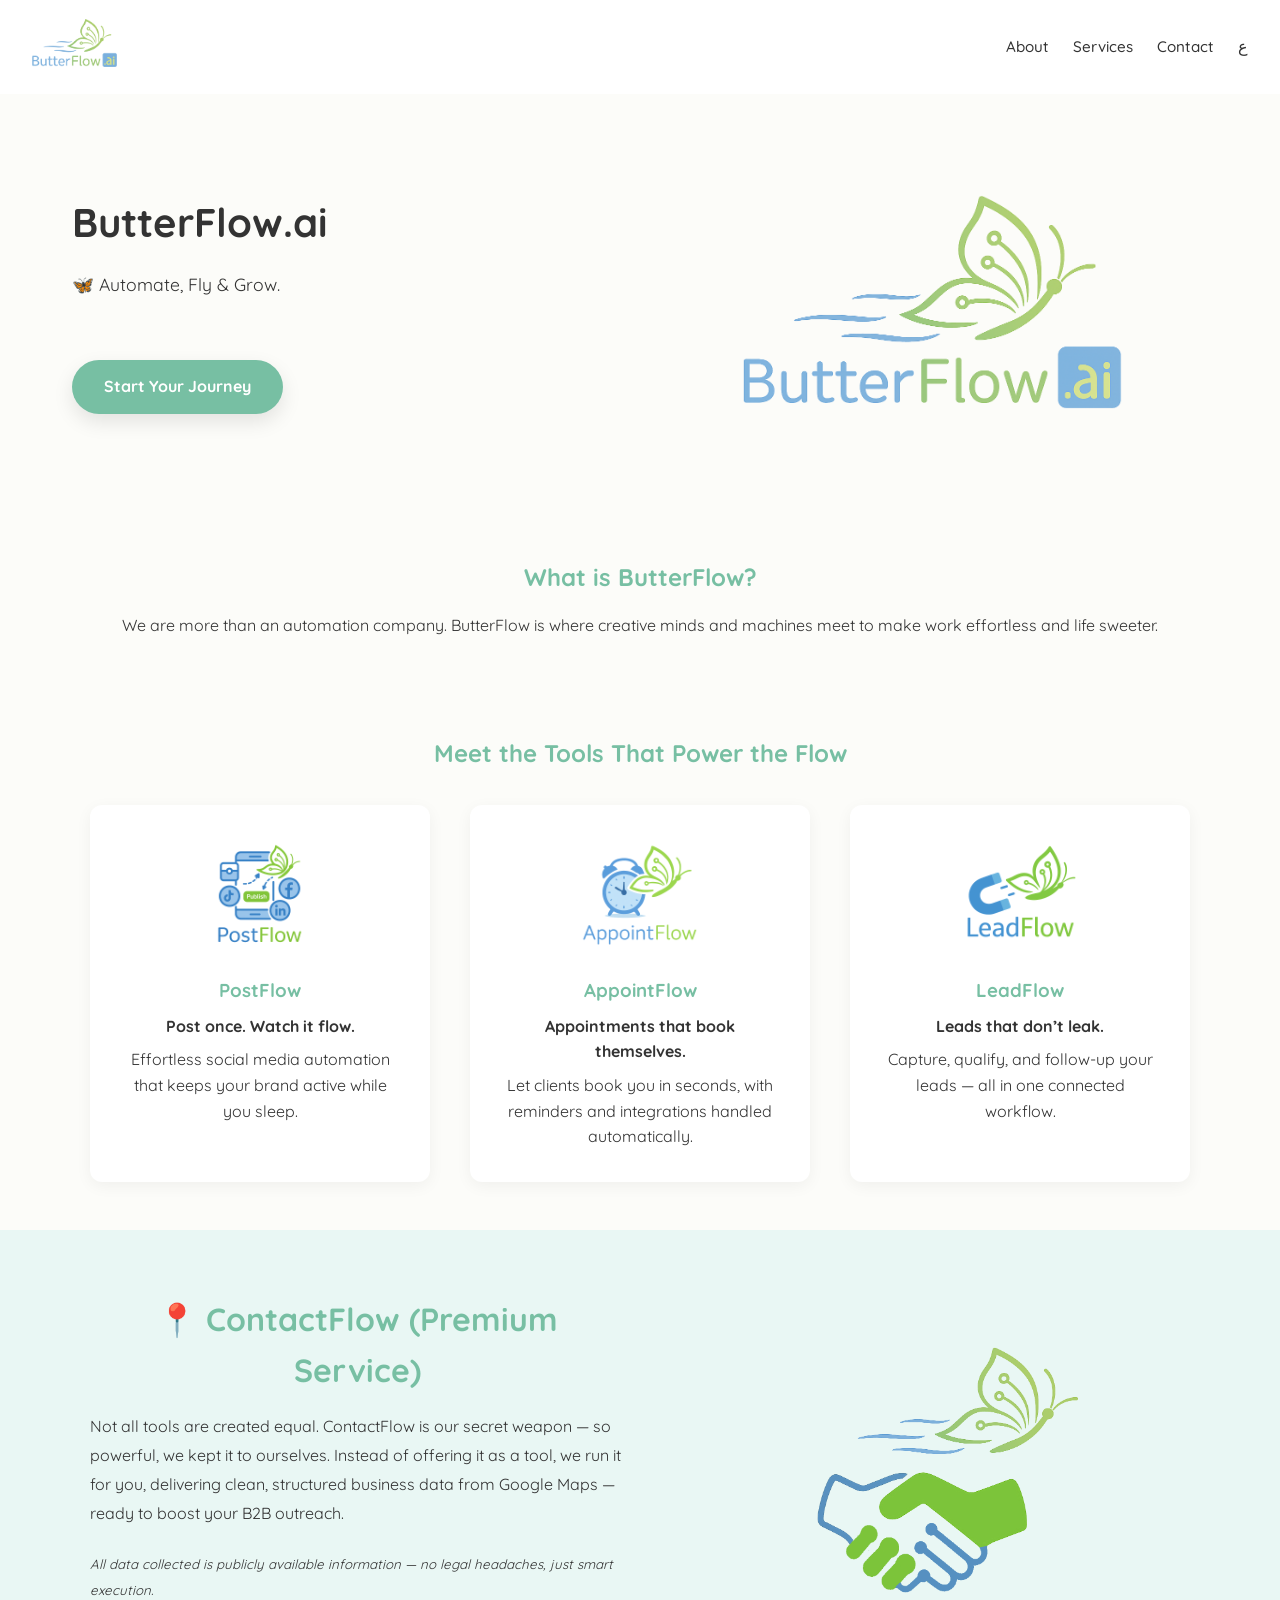
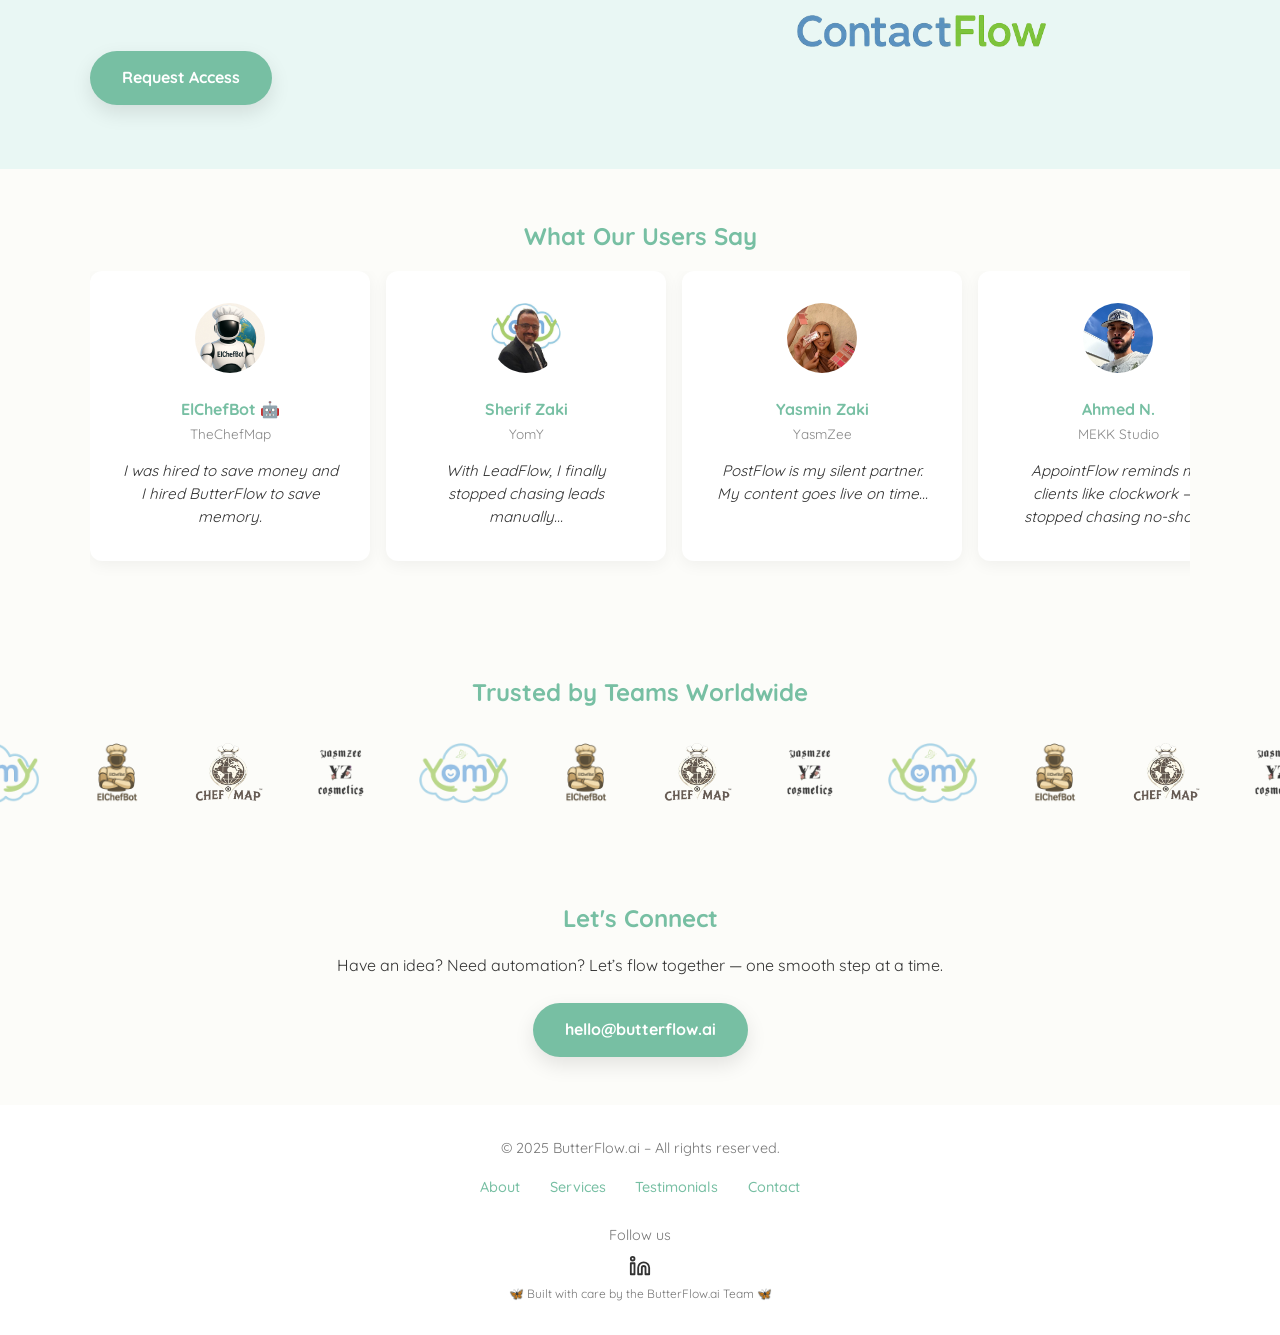
<file: index.html>
<!DOCTYPE html>
<html lang="en" dir="ltr">
<head>
    <meta charset="UTF-8" />
    <meta name="viewport" content="width=device-width, initial-scale=1.0" />
    <title>ButterFlow.ai – Smart Automation Tools for Creators & Teams</title>
    <meta name="description" content="Automate, Fly & Grow with ButterFlow.ai. Discover intelligent tools like PostFlow, AppointFlow, LeadFlow, and ContactFlow to streamline your digital work.">
    <meta name="keywords" content="automation, social media, smart tools, lead capture, appointment scheduling, digital productivity, butterflow.ai">
    <meta name="author" content="ButterFlow.ai Team">

    <!-- Open Graph / Facebook -->
    <meta property="og:type" content="website">
    <meta property="og:url" content="https://butterflow.ai/">
    <meta property="og:title" content="ButterFlow.ai – Automate, Fly & Grow">
    <meta property="og:description" content="Smart automation tools for digital creators and small teams. Streamline your tasks with PostFlow, AppointFlow, and more.">
    <meta property="og:image" content="https://butterflow.ai/images/social-cover.jpg">

    <!-- Twitter -->
    <meta property="twitter:card" content="summary_large_image">
    <meta property="twitter:url" content="https://butterflow.ai/">
    <meta property="twitter:title" content="ButterFlow.ai – Automate, Fly & Grow">
    <meta property="twitter:description" content="Smart automation tools for digital creators and small teams. Streamline your tasks with PostFlow, AppointFlow, and more.">
    <meta property="twitter:image" content="https://butterflow.ai/images/social-cover.jpg">

    <link rel="icon" href="images/favicon.png" type="image/png" />
    <link rel="preconnect" href="https://fonts.googleapis.com">
    <link rel="preconnect" href="https://fonts.gstatic.com" crossorigin>
    <link href="https://fonts.googleapis.com/css2?family=Quicksand:wght@400;600;700&display=swap" rel="stylesheet">
    <link rel="stylesheet" href="/css/shared.css" />
    <link rel="stylesheet" href="/css/home.css" />
</head>
<body>

<!-- Header -->
<div id="site-header"></div>

<section id="hero" class="hero-split">
    <div class="hero-left">
        <h1>ButterFlow.ai</h1>
        <p class="hero-subline"><span id="dynamic-subline">Less busywork. More real work.</span></p>
        <a href="#contact" class="btn" data-key="cta_btn">Start Your Journey</a>
    </div>
    <div class="hero-right" id="hero-right">
        <div id="hero-background" class="hero-background">
            <img src="images/logo.png" alt="ButterFlow Logo" class="hero-pause-logo" />
        </div>
    </div>
</section>

<!-- About Section -->
<section class="section" id="about">
    <div class="container">
        <h2 data-key="about_title">What is ButterFlow?</h2>
        <p data-key="about_text"></p>
    </div>
</section>

<!-- Tools Section -->
<section class="section" id="services">
    <div class="container">
        <h2 class="section-title" data-key="services_title">Meet the Tools That Power the Flow</h2>
        <div class="tools-grid" id="tools-grid"></div>
    </div>
</section>

<!-- ContactFlow Highlight -->
<section class="full-highlight contactflow-highlight" id="contactflow-highlight">
    <div class="highlight-inner">
        <div class="highlight-text">
            <h2 id="cf-title"></h2>
            <p id="cf-text"></p>
            <small><em id="cf-note"></em></small>
            <div style="margin-top: 1.5rem;">
                <a href="/tool.html?name=contactflow" class="btn" id="cf-cta"></a>
            </div>

        </div>
        <div class="highlight-image">
            <img src="/images/tools/contactflow-logo.png" alt="ContactFlow Logo">
        </div>
    </div>
</section>

<!-- Testimonials -->
<section class="section testimonials" id="testimonials">
    <div class="container">
        <h2 data-key="testimonials_title">What Our Users Say</h2>
        <div class="testi-carousel no-scrollbar" style="overflow-x: auto; display: flex; gap: 1rem;">
            <div class="testi-card">
                <img src="images/people/elchefbot.jpg" alt="ElChefBot AI" class="avatar top" />
                <div class="testi-info">
                    <span>ElChefBot 🤖</span>
                    <small>TheChefMap</small>
                </div>
                <p data-key="testi_elchefbot">“I was hired to save money and I hired ButterFlow to save memory.”</p>
            </div>
            <div class="testi-card">
                <img src="images/people/sherif.jpg" alt="Sherif Zaki" class="avatar top" />
                <div class="testi-info">
                    <span>Sherif Zaki</span>
                    <small>YomY</small>
                </div>
                <p data-key="testi_sherif">“With LeadFlow, I finally stopped chasing leads manually...”</p>
            </div>
            <div class="testi-card">
                <img src="images/people/yasmin.jpg" alt="Yasmin Zaki" class="avatar top" />
                <div class="testi-info">
                    <span>Yasmin Zaki</span>
                    <small>YasmZee</small>
                </div>
                <p data-key="testi_yasmin">“PostFlow is my silent partner. My content goes live on time...”</p>
            </div>
            <div class="testi-card">
                <img src="images/people/ahmed.jpg" alt="Ahmed N." class="avatar top" />
                <div class="testi-info">
                    <span>Ahmed N.</span>
                    <small>MEKK Studio</small>
                </div>
                <p data-key="testi_ahmed">“AppointFlow reminds my clients like clockwork — I stopped chasing no-shows.”</p>
            </div>
        </div>
    </div>
</section>

<!-- Clients -->
<section class="section clients-marquee" id="clients">
    <div class="container">
        <h2 data-key="clients_title">Trusted by Teams Worldwide</h2>
        <div class="marquee">
            <div class="marquee-track">
                <img src="/images/clients/chefmap.png" alt="ChefMap"/>
                <img src="/images/clients/yasmzee.png" alt="YasmZee"/>
                <img src="/images/clients/yomy.png" alt="YomY"/>
                <img src="/images/clients/elchefbot.png" alt="ElChefBot"/>
                <img src="/images/clients/chefmap.png" alt="ChefMap"/>
                <img src="/images/clients/yasmzee.png" alt="YasmZee"/>
                <img src="/images/clients/yomy.png" alt="YomY"/>
                <img src="/images/clients/elchefbot.png" alt="ElChefBot"/>
                <img src="/images/clients/chefmap.png" alt="ChefMap"/>
                <img src="/images/clients/yasmzee.png" alt="YasmZee"/>
                <img src="/images/clients/yomy.png" alt="YomY"/>
                <img src="/images/clients/elchefbot.png" alt="ElChefBot"/>
                <img src="/images/clients/chefmap.png" alt="ChefMap"/>
                <img src="/images/clients/yasmzee.png" alt="YasmZee"/>
                <img src="/images/clients/yomy.png" alt="YomY"/>
                <img src="/images/clients/elchefbot.png" alt="ElChefBot"/>
                <img src="/images/clients/chefmap.png" alt="ChefMap"/>
                <img src="/images/clients/yasmzee.png" alt="YasmZee"/>
                <img src="/images/clients/yomy.png" alt="YomY"/>
                <img src="/images/clients/elchefbot.png" alt="ElChefBot"/>
                <img src="/images/clients/chefmap.png" alt="ChefMap"/>
                <img src="/images/clients/yasmzee.png" alt="YasmZee"/>
                <img src="/images/clients/yomy.png" alt="YomY"/>
                <img src="/images/clients/elchefbot.png" alt="ElChefBot"/>
            </div>
        </div>
    </div>
</section>

<!-- Contact -->
<section class="section" id="contact">
    <div class="container">
        <h2 data-key="contact_title">Let's Connect</h2>
        <p data-key="contact_text"></p>
        <a href="mailto:hello@butterflow.ai" class="btn">hello@butterflow.ai</a>
    </div>
</section>

<!-- Footer -->
<div id="site-footer"></div>
<button id="backToTop" title="" aria-label="Back to top">
    <!-- Inline SVG from Lucide.dev -->
    <svg xmlns="http://www.w3.org/2000/svg" width="22" height="22" fill="none" stroke="currentColor"
         stroke-width="2" stroke-linecap="round" stroke-linejoin="round"
         class="lucide lucide-chevron-up" viewBox="0 0 24 24">
        <path d="m18 15-6-6-6 6" />
    </svg>
    <span class="tooltip" id="top-tooltip">Back to top</span>
</button>

<script src="/js/butterflow.js"></script>
</body>
</html>
</file>
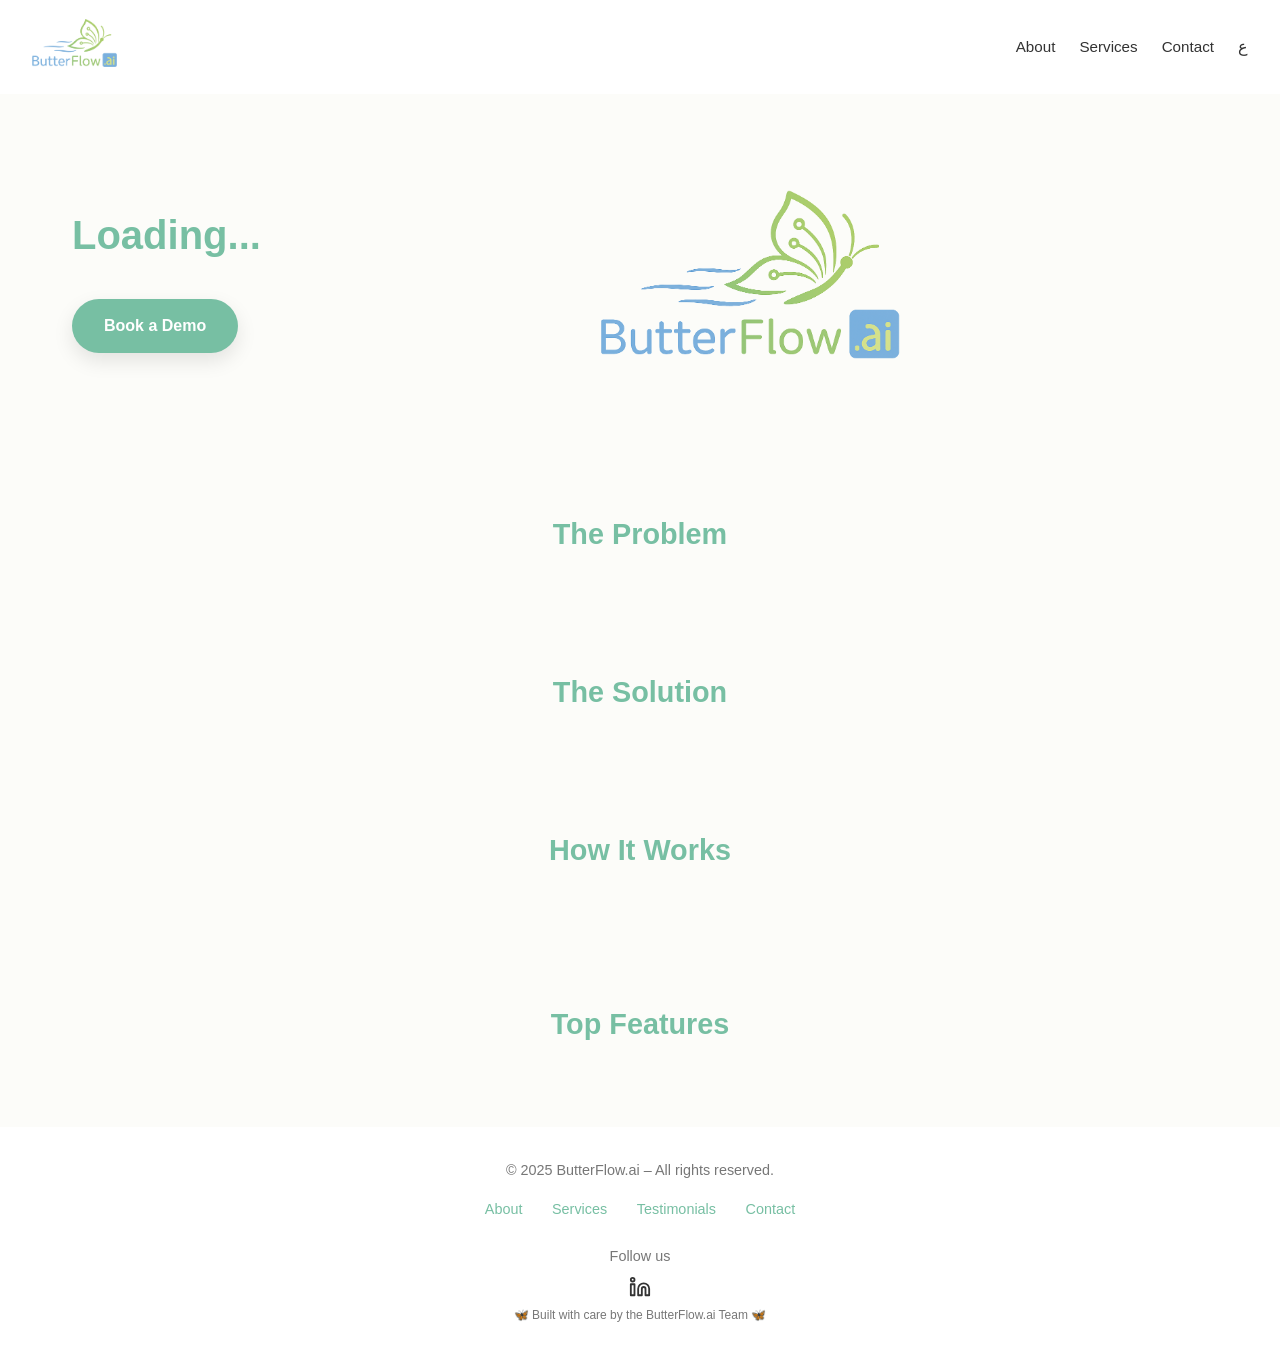
<file: tool.html>
<!DOCTYPE html>
<html lang="en" dir="ltr">
<head>
    <meta charset="UTF-8" />
    <meta name="viewport" content="width=device-width, initial-scale=1.0" />
    <title>ButterFlow.ai</title>
    <link rel="icon" href="images/favicon.png" type="image/png" />
    <link rel="stylesheet" href="/css/shared.css" />
    <link rel="stylesheet" href="/css/tool.css" />
</head>
<body>
<!-- Header -->
<div id="site-header"></div>

<!-- Hero Section -->
<section class="hero-section">
    <div class="hero-content">
        <h1 id="tool-title">Loading...</h1>
        <p id="tool-tagline"></p>
        <a href="#" class="btn" id="tool-cta">Book a Demo</a>
    </div>
    <div class="hero-icon">
        <img id="tool-icon" src="/images/logo.png" alt="Tool Logo">
    </div>
</section>

<!-- The Problem -->
<section class="section">
    <h2 id="tool-problem-title">The Problem</h2>
    <p id="tool-problem"></p>
</section>

<!-- The Solution -->
<section class="section">
    <h2 id="tool-solution-title">The Solution</h2>
    <p id="tool-solution"></p>
</section>

<!-- How It Works -->
<section class="section">
    <h2>How It Works</h2>
    <ul id="tool-steps" class="how-it-works-list"></ul>
</section>


<!-- Top Features -->
<section class="section">
    <h2>Top Features</h2>
    <div class="feature-grid" id="tool-features"></div>
</section>

<div id="site-footer"></div>
<!-- Back to Top Button -->
<button id="backToTop" title="" aria-label="Back to top">
    <!-- Inline SVG from Lucide.dev -->
    <svg xmlns="http://www.w3.org/2000/svg" width="22" height="22" fill="none" stroke="currentColor"
         stroke-width="2" stroke-linecap="round" stroke-linejoin="round"
         class="lucide lucide-chevron-up" viewBox="0 0 24 24">
        <path d="m18 15-6-6-6 6" />
    </svg>
    <span class="tooltip" id="top-tooltip">Back to top</span>
</button>
<script src="/js/butterflow.js"></script>
<script src="/js/tool.js"></script>
</body>
</html>
</file>
<file: css/shared.css>
/* === SHARED STYLES (MINIMAL & GLOBAL) === */

:root {
    --main-color: #77bfa3;
    --hover-color: #5f9ea0;
    --bg-color: #fcfcf9;
    --text-color: #333;
    --accent: #b4dfd2;
    --font: 'Quicksand', sans-serif;
}

html,
body {
    overflow-x: hidden;
}

* {
    margin: 0;
    padding: 0;
    box-sizing: border-box;
}

body {
    font-family: var(--font);
    background-color: var(--bg-color);
    color: var(--text-color);
    line-height: 1.6;
    overflow-x: hidden;
}

.container {
    width: 90%;
    max-width: 1100px;
    margin: auto;
}

.section {
    padding: 3rem 1rem;
    text-align: center;
}

.section h2 {
    font-size: 1.5rem;
    margin-bottom: 1rem;
    color: var(--main-color);
}

h2, .section h2 {
    text-align: center;
}


.btn {
    background-color: var(--main-color);
    color: #fff;
    padding: 0.9rem 2rem;
    border-radius: 50px;
    text-decoration: none;
    font-weight: bold;
    box-shadow: 0 8px 20px rgba(0, 0, 0, 0.1);
    transition: 0.3s;
    display: inline-block;
}

.btn:hover {
    background-color: var(--hover-color);
}

/* RTL Support */
html[dir="rtl"] body {
    direction: rtl;
    text-align: right;
}

html[dir="rtl"] .container,
html[dir="rtl"] .section,
html[dir="rtl"] .footer-links {
    text-align: right;
    direction: rtl;
}

html[dir="rtl"] nav ul {
    flex-direction: row!important;
}

html[dir="rtl"] .lang-switch button {
    direction: rtl;
}

/* === Header Fixes === */
header {
    display: flex;
    justify-content: space-between;
    align-items: center;
    padding: 1.2rem 2rem;
    background-color: #fff;
}

.logo {
    height: 48px;
    object-fit: contain;
}

nav ul {
    display: flex;
    gap: 1.5rem;
    padding: 0;
    margin: 0;
    list-style: none;
    align-items: center;
}


nav a {
    text-decoration: none;
    color: var(--text-color);
    font-weight: 500;
    font-size: 0.95rem;
}

nav a:hover {
    color: var(--main-color);
}

.lang-switch button {
    background: none;
    border: none;
    cursor: pointer;
    font-size: 1rem;
    color: var(--text-color);
}
/* === Footer Fixes === */
footer {
    background-color: #fff;
    padding: 2rem 1rem;
    font-size: 0.9rem;
    color: #777;
}

footer .container {
    margin: 0 auto;
    display: flex;
    flex-direction: column;
    align-items: center;
    justify-content: center;
    text-align: center;
    direction: inherit;
}

.footer-links {
    margin: 1rem 0;
}

.footer-links a {
    margin: 0 0.8rem;
    text-decoration: none;
    color: var(--main-color);
    font-weight: 500;
}

.footer-links a:hover {
    text-decoration: underline;
}

.social {
    margin-top: 0.5rem;
}

.social a {
    margin: 0 0.5rem;
    color: var(--text-color);
    font-size: 1.1rem;
}

.social a:hover {
    color: var(--main-color);
}

.contactflow-highlight .btn {
    margin-top: 1.5rem;
}

#contact .btn {
    margin-top: 1.5rem;
}

html[dir="rtl"] .highlight-text {
    text-align: right;
    padding-right: 2rem;
}

html[dir="rtl"] .footer-links,
html[dir="rtl"] .hero-left,
html[dir="rtl"] .container {
    text-align: right;
}

html[dir="rtl"] .btn {
    margin-top: 1rem;
}

#backToTop .tooltip {
    position: absolute;
    top: -30px;
    left: 50%;
    transform: translateX(-50%);
    background: #000;
    color: #fff;
    padding: 4px 8px;
    font-size: 0.75rem;
    border-radius: 4px;
    white-space: nowrap;
    display: none;
}
#backToTop:hover .tooltip {
    display: block;
}

#backToTop {
    position: fixed;
    bottom: 1.5rem;
    right: 1.5rem;
    z-index: 1000;
    display: flex;
    align-items: center;
    justify-content: center;
}

html[dir="rtl"] #backToTop {
    right: auto;
    left: 1.5rem;
}
@media (max-width: 768px) {
    nav ul {
        gap: 0.6rem;
    }
}
</file>
<file: css/home.css>
/* === HOME PAGE STYLES === */

.hero-content {
    max-width: 80vw;
    margin: 0 auto;
    text-align: center;
    word-wrap: break-word;
}

.hero-split {
    display: flex;
    flex-wrap: wrap;
    align-items: center;
    justify-content: space-between;
    padding: 6rem 2rem;
    background-color: var(--bg-color);
    gap: 2rem;
    max-width: 1200px;
    margin: auto;
}

.hero-left {
    flex: 1;
    text-align: left;
}

.hero-left h1 {
    font-size: 2.5rem;
    color: var(--text-color);
    margin-bottom: 1rem;
}

.hero-subline {
    font-size: 1.1rem;
    max-width: 600px;
    margin-bottom: 2.5rem;
    line-height: 1.6;
    min-height: 50px;
}


.hero-right {
    flex: 1;
    text-align: center;
}

.hero-background {
    display: flex;
    justify-content: center;
    align-items: center;
    opacity: 1;
    transition: opacity 0.8s ease;
}

.hero-pause-logo {
    max-width: 380px;
    height: auto;
    opacity: 0.95;
}

.tools-grid {
    display: grid;
    grid-template-columns: repeat(auto-fit, minmax(260px, 1fr));
    gap: 2.5rem;
    margin-top: 2rem;
    max-width: 1100px;
    margin-left: auto;
    margin-right: auto;
    justify-content: center;
}

.tool-card {
    background-color: #fff;
    border-radius: 12px;
    box-shadow: 0 4px 16px rgba(0, 0, 0, 0.05);
    padding: 2rem;
    text-align: center;
    transition: 0.3s;
    display: flex;
    flex-direction: column;
    align-items: center;
    text-decoration: none;
    color: inherit;
}

.tool-card:hover {
    transform: translateY(-5px);
    box-shadow: 0 6px 20px rgba(0, 0, 0, 0.08);
}

.tool-logo {
    max-width: 120px;
    margin-bottom: 1.2rem;
}

.tool-card h3 {
    margin-bottom: 0.5rem;
    color: var(--main-color);
}

.tagline {
    font-weight: bold;
    color: var(--text-color);
    margin-bottom: 0.5rem;
}

.full-highlight {
    background-color: #e9f7f4;
    padding: 4rem 2rem;
    width: 100%;
}

.highlight-inner {
    max-width: 1100px;
    margin: auto;
    display: flex;
    flex-wrap: wrap;
    align-items: center;
    justify-content: space-between;
    gap: 2rem;
}

.highlight-text {
    flex: 1;
    min-width: 280px;
    text-align: left;
}

.highlight-text h2 {
    font-size: 2rem;
    color: var(--main-color);
    margin-bottom: 1rem;
}

.highlight-text p {
    font-size: 1rem;
    line-height: 1.8;
    max-width: 600px;
    margin-bottom: 1.5rem;
}

.highlight-image {
    flex: 1;
    text-align: center;
}

.highlight-image img {
    max-width: 320px;
    height: auto;
}

#cf-cta {
    display: inline-block;
    margin-top: 1.5rem;
}

.testi-carousel {
    display: flex;
    gap: 1rem;
    overflow-x: auto;
    scroll-snap-type: x mandatory;
    -webkit-overflow-scrolling: touch;
    padding-bottom: 1rem;
}

.testi-card {
    background-color: #fff;
    border-radius: 12px;
    box-shadow: 0 4px 16px rgba(0, 0, 0, 0.05);
    padding: 2rem;
    text-align: center;
    flex: 0 0 280px;
    scroll-snap-align: start;
}

.testi-card .avatar {
    width: 70px;
    height: 70px;
    border-radius: 50%;
    object-fit: cover;
    margin-bottom: 1rem;
}

.testi-info span {
    font-weight: bold;
    color: var(--main-color);
    display: block;
}

.testi-info small {
    font-size: 0.85rem;
    color: #888;
    display: block;
    margin-bottom: 1rem;
}

.testi-card p {
    font-style: italic;
    font-size: 0.95rem;
    color: var(--text-color);
    line-height: 1.5;
}

.clients-marquee .marquee-track {
    display: flex;
    gap: 3rem;
    animation: scroll 40s linear infinite;
    align-items: center;
    justify-content: center;
    margin-top: 2rem;
}

.clients-marquee img {
    max-height: 60px;
    opacity: 0.8;
    transition: 0.3s;
}

.clients-marquee img:hover {
    opacity: 1;
}

@keyframes scroll {
    from {
        transform: translateX(0);
    }
    to {
        transform: translateX(-50%);
    }
}
#contact .container {
    text-align: center;
    direction: ltr;
}

html[dir="rtl"] #contact .container {
    direction: rtl;
    text-align: center;
}

@media (max-width: 767px) {
    .hero-logo {
        width: 20vw;
        height: auto;
    }

    .hero-split,
    .highlight-inner {
        flex-direction: column;
    }

    .hero-left,
    .hero-right,
    .highlight-text,
    .highlight-image {
        text-align: center;
    }

    .hero-split {
        flex-direction: column-reverse;
        padding: 4rem 1.5rem;
    }

    .hero-left h1 {
        font-size: 2rem;
    }

    .tool-logo {
        max-width: 90px;
    }

    .highlight-inner {
        flex-direction: column;
    }

    .highlight-image {
        order: -1;
    }

    .testi-carousel {
        flex-wrap: nowrap;
        overflow-x: auto;
        scroll-snap-type: x mandatory;
    }

    .btn {
        margin-top: 1.5rem;
    }

    [dir="rtl"] .highlight-text,
    [dir="rtl"] .hero-left {
        text-align: center;
    }

    [dir="rtl"] .footer-links,
    [dir="rtl"] .social {
        text-align: center;
    }
}
</file>
<file: css/tool.css>
/* === TOOL PAGE STYLES === */

.hero-section {
    display: flex;
    flex-wrap: wrap;
    align-items: center;
    justify-content: space-between;
    padding: 6rem 2rem;
    background-color: var(--bg-color);
    gap: 2rem;
    max-width: 1200px;
    margin: auto;
}

.hero-content {
    text-align: left;
}

html[dir="rtl"] .hero-content {
    text-align: right;
}

.hero-content h1 {
    font-size: 2.5rem;
    color: var(--main-color);
    margin-bottom: 1rem;
}

.hero-content p {
    font-size: 1.2rem;
    margin-bottom: 2rem;
    line-height: 1.6;
}

.hero-icon {
    flex: 1;
    text-align: center;
}

.hero-icon img {
    max-width: 300px;
    height: auto;
}

.section {
    padding: 3rem 1rem;
    text-align: center;
    max-width: 960px;
    margin: auto;
}

.section h2 {
    font-size: 1.8rem;
    margin-bottom: 1rem;
    color: var(--main-color);
}

.section p {
    font-size: 1rem;
    color: var(--text-color);
    line-height: 1.7;
    max-width: 800px;
    margin: auto;
}

#tool-steps {
    list-style: none;
    padding: 0;
    margin-top: 2rem;
    max-width: 800px;
    margin-left: auto;
    margin-right: auto;
    text-align: start;
}

#tool-steps li {
    margin-bottom: 1rem;
    padding-inline-start: 1.5rem;
    position: relative;
}

#tool-steps li::before {
    content: "\2022";
    position: absolute;
    inset-inline-start: 0;
    top: 0;
    color: var(--main-color);
    font-size: 1.4rem;
    line-height: 1;
}


.feature-grid {
    display: grid;
    grid-template-columns: repeat(auto-fit, minmax(280px, 1fr));
    gap: 2rem;
    margin-top: 2rem;
    max-width: 1000px;
    margin-left: auto;
    margin-right: auto;
}

.feature-grid .card {
    background-color: #fff;
    border-radius: 12px;
    box-shadow: 0 4px 16px rgba(0, 0, 0, 0.05);
    padding: 2rem;
    text-align: center;
    transition: 0.3s ease;
}

.feature-grid .card:hover {
    transform: translateY(-4px);
    box-shadow: 0 8px 20px rgba(0, 0, 0, 0.08);
}

.feature-grid h3 {
    font-size: 1.2rem;
    margin-bottom: 0.5rem;
    color: var(--main-color);
}

.feature-grid p {
    font-size: 0.95rem;
    color: var(--text-color);
    line-height: 1.6;
}



@media (max-width: 767px) {
    .hero-section {
        flex-direction: column-reverse;
        text-align: center;
        padding: 4rem 1.5rem;
    }

    .hero-content h1 {
        font-size: 2rem;
    }

    .hero-content p {
        font-size: 1rem;
    }

    .hero-icon img {
        max-width: 200px;
        margin-bottom: 1.5rem;
    }

    #tool-steps {
        text-align: left;
    }
}
</file>
